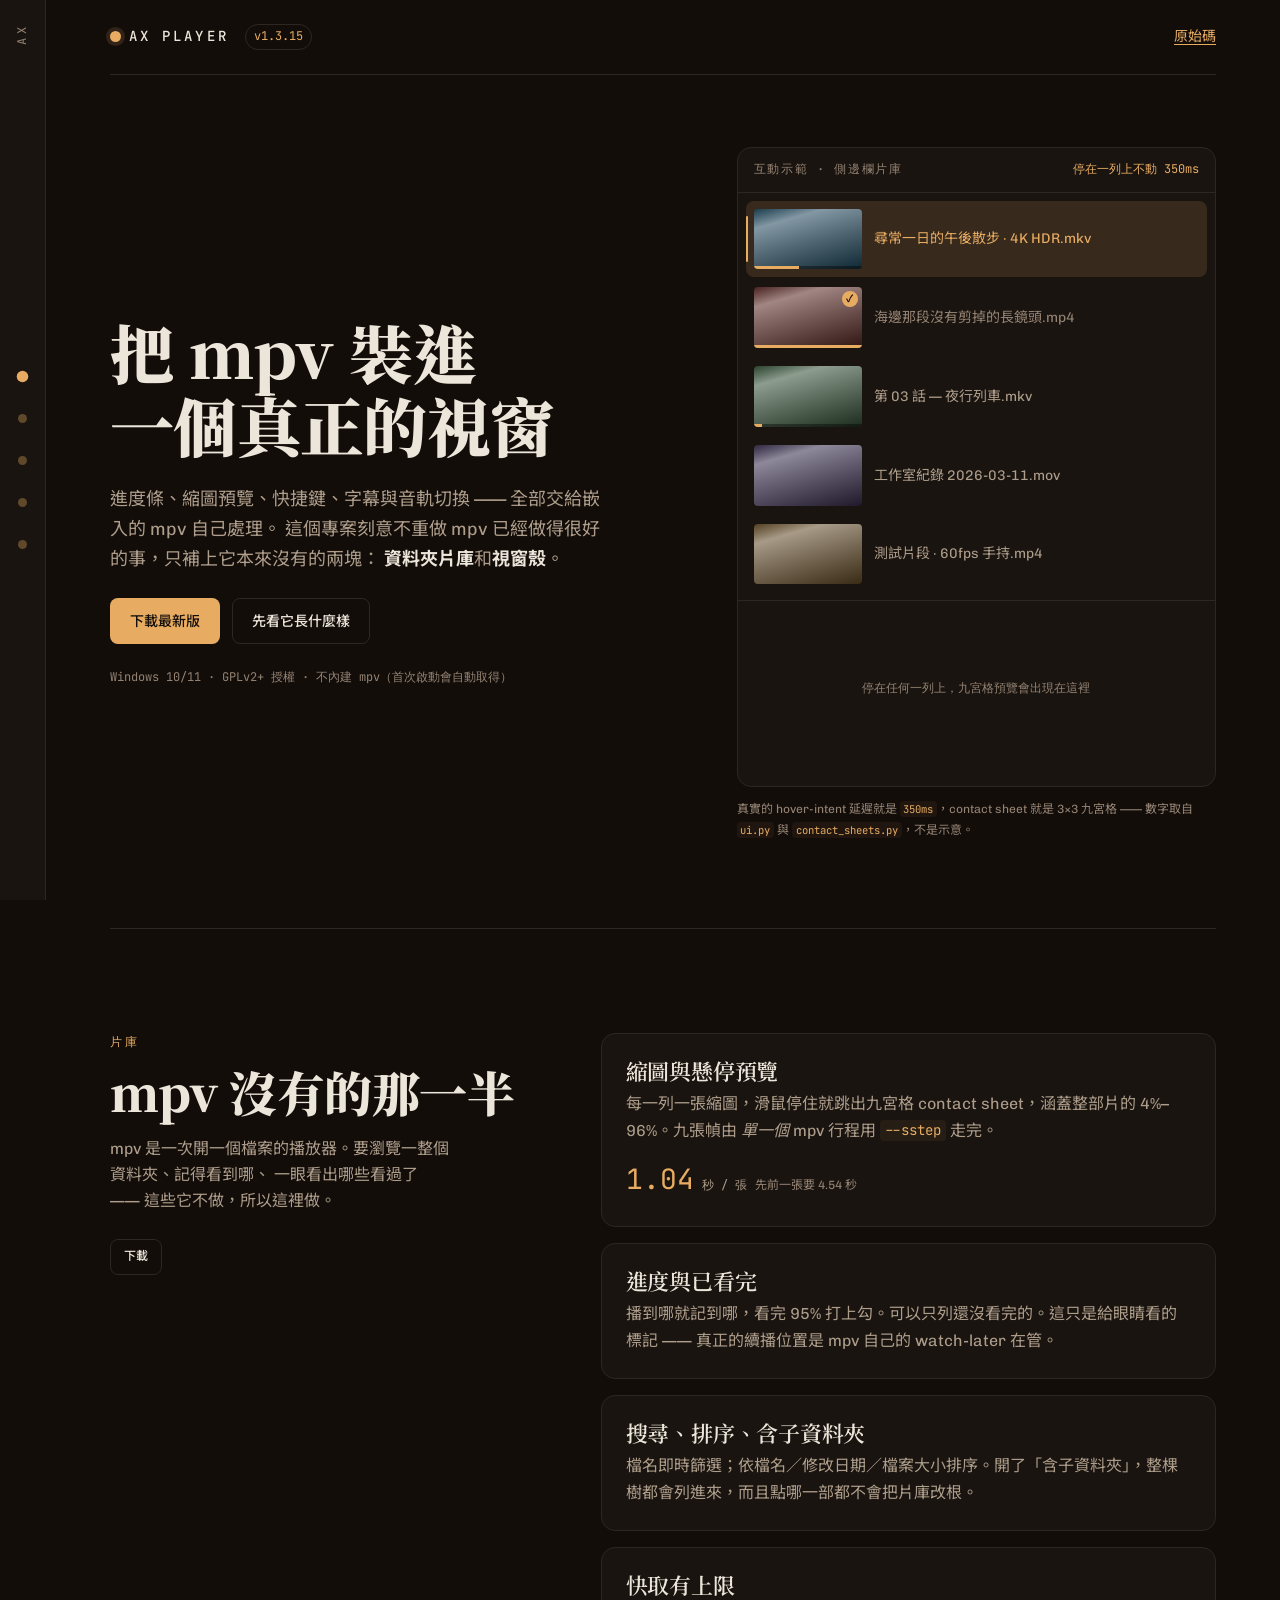
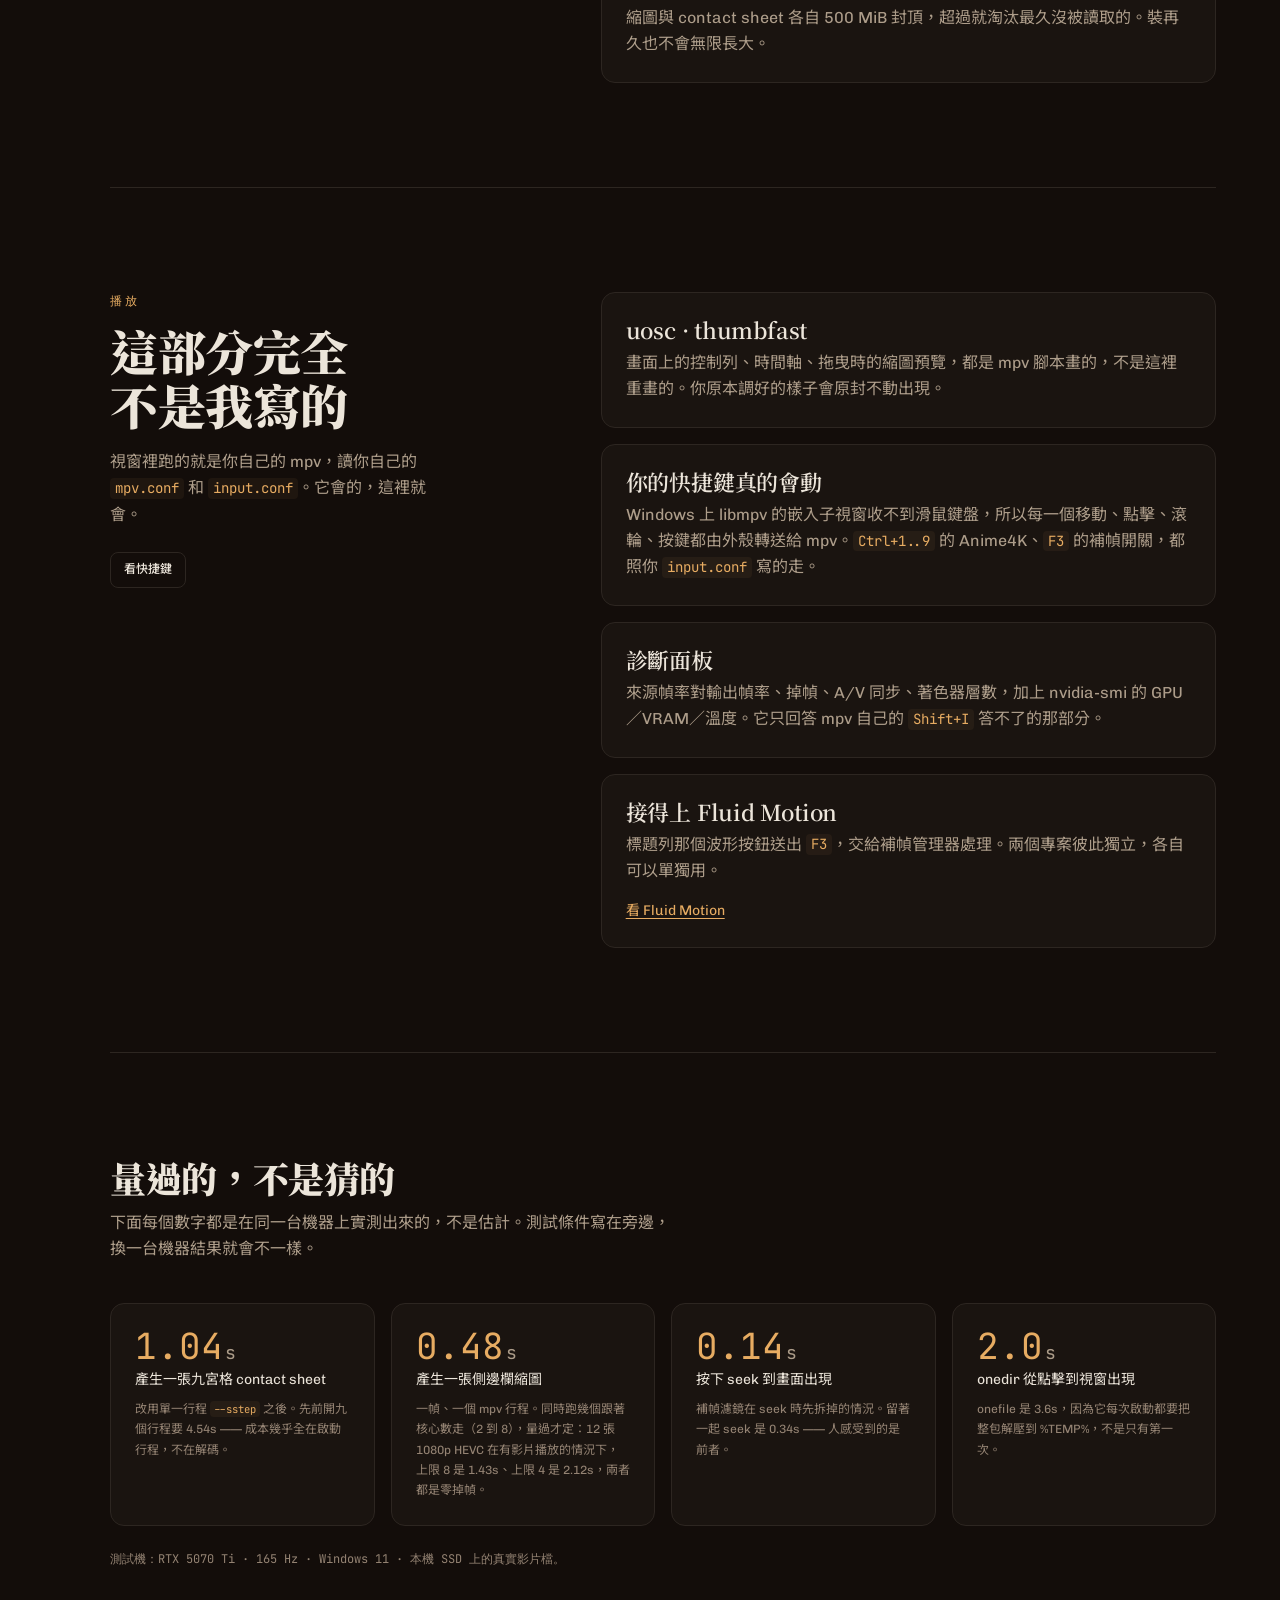
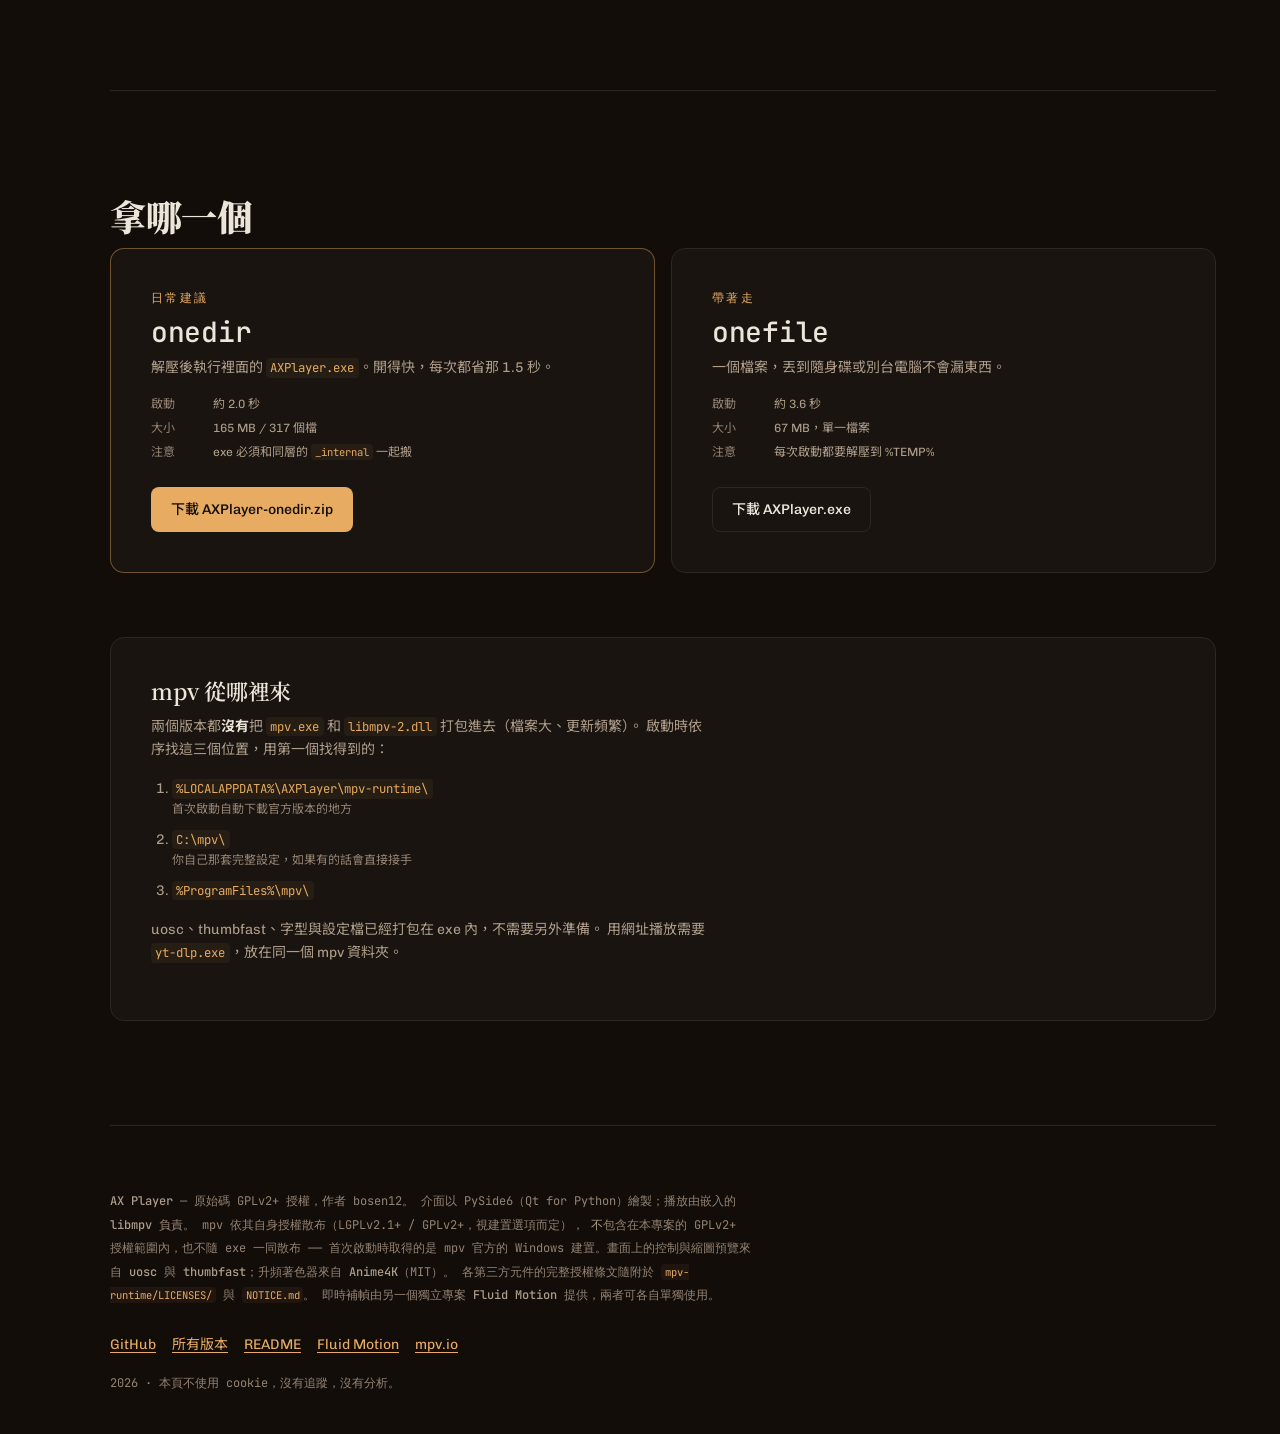
<file: docs/index.html>
<!doctype html>
<html lang="zh-Hant">
<head>
<meta charset="utf-8" />
<meta name="viewport" content="width=device-width, initial-scale=1" />
<title>AX Player — 把 mpv 裝進一個真正的視窗</title>
<meta name="description" content="把 mpv 直接嵌入視窗的桌面播放器。播放全部交給 mpv 自己的 uosc 和 thumbfast，這裡只補上 mpv 沒有的：資料夾片庫和視窗殼。Windows / 開源 / GPLv2+。" />
<meta property="og:title" content="AX Player" />
<meta property="og:description" content="把 mpv 裝進一個真正的視窗。片庫是這裡加的，播放是 mpv 自己的。" />
<meta property="og:type" content="website" />
<link rel="preconnect" href="https://fonts.googleapis.com" />
<link rel="preconnect" href="https://fonts.gstatic.com" crossorigin />
<link href="https://fonts.googleapis.com/css2?family=Chivo:wght@400;500;700&family=JetBrains+Mono:wght@400;500&family=Noto+Sans+TC:wght@400;500;700&family=Noto+Serif+TC:wght@600;900&display=swap" rel="stylesheet" />
<link rel="stylesheet" href="tokens.css" />
<link rel="stylesheet" href="styles.css" />
</head>
<body>
<!-- Cross-links point at the repos, not the Pages sites: both repos are
     private and GitHub Pages needs a paid plan for those, so the site is
     built but not published. If it goes live, swap these four hrefs for
     https://bosen12.github.io/<repo>/ -- nothing else needs changing. -->

<a class="skip" href="#main">跳到主要內容</a>

<!-- N3 · side rail: the film perforation the app draws down its own sidebar -->
<nav class="rail" aria-label="章節">
  <span class="rail__mark">AX</span>
  <ul class="rail__dots">
    <li><a href="#main" data-rail="main"><span class="rail__perf"></span><span class="rail__label">開場</span></a></li>
    <li><a href="#library" data-rail="library"><span class="rail__perf"></span><span class="rail__label">片庫</span></a></li>
    <li><a href="#playback" data-rail="playback"><span class="rail__perf"></span><span class="rail__label">播放</span></a></li>
    <li><a href="#measured" data-rail="measured"><span class="rail__perf"></span><span class="rail__label">數字</span></a></li>
    <li><a href="#get" data-rail="get"><span class="rail__perf"></span><span class="rail__label">下載</span></a></li>
  </ul>
</nav>

<div class="shell">

  <header class="topbar">
    <span class="wordmark"><span class="bulb" aria-hidden="true"></span>AX&nbsp;PLAYER</span>
    <span class="topbar__ver" id="ver-chip">v1.3.15</span>
    <a class="topbar__link" href="https://github.com/bosen12/AX_Player">原始碼</a>
  </header>

  <!-- H2 · split diptych -->
  <main id="main">
  <section class="hero">
    <div class="hero__say">
      <h1 class="hero__h">把 mpv 裝進<br />一個真正的視窗</h1>
      <p class="hero__lede">
        進度條、縮圖預覽、快捷鍵、字幕與音軌切換 —— 全部交給嵌入的 mpv 自己處理。
        這個專案刻意不重做 mpv 已經做得很好的事，只補上它本來沒有的兩塊：
        <strong>資料夾片庫</strong>和<strong>視窗殼</strong>。
      </p>
      <div class="hero__acts">
        <a class="btn btn--solid" href="https://github.com/bosen12/AX_Player/releases/latest">下載最新版</a>
        <a class="btn btn--ghost" href="#library">先看它長什麼樣</a>
      </div>
      <p class="hero__meta">
        Windows 10/11 · GPLv2+ 授權 · 不內建 mpv（首次啟動會自動取得）
      </p>
    </div>

    <!-- Signature: the library interaction, rebuilt. Tier-A CSS art. -->
    <div class="hero__demo">
      <div class="demo" id="demo">
        <div class="demo__head">
          <span class="demo__title">互動示範 · 側邊欄片庫</span>
          <span class="demo__hint" id="demo-hint">停在一列上不動 350ms</span>
        </div>
        <ul class="lib" id="lib" role="listbox" aria-label="示範播放清單">
          <!-- rows injected by app.js -->
        </ul>
        <div class="sheet" id="sheet">
          <p class="sheet__idle" id="sheet-idle">停在任何一列上，九宮格預覽會出現在這裡</p>
          <div class="sheet__grid" id="sheet-grid" hidden></div>
          <p class="sheet__cap" id="sheet-cap"></p>
        </div>
      </div>
      <p class="demo__foot">
        真實的 hover-intent 延遲就是 <code>350ms</code>，contact sheet 就是 3×3 九宮格 ——
        數字取自 <code>ui.py</code> 與 <code>contact_sheets.py</code>，不是示意。
      </p>
    </div>
  </section>

  <!-- Feature Stack · section 1 -->
  <section class="stack" id="library">
    <div class="stack__pin">
      <p class="stack__kicker">片庫</p>
      <h2 class="stack__h">mpv 沒有的那一半</h2>
      <p class="stack__note">
        mpv 是一次開一個檔案的播放器。要瀏覽一整個資料夾、記得看到哪、
        一眼看出哪些看過了 —— 這些它不做，所以這裡做。
      </p>
      <a class="btn btn--ghost btn--sm" href="#get">下載</a>
    </div>
    <div class="stack__run">
      <article class="panel">
        <h3 class="panel__h">縮圖與懸停預覽</h3>
        <p>每一列一張縮圖，滑鼠停住就跳出九宮格 contact sheet，涵蓋整部片的 4%–96%。九張幀由 <em>單一個</em> mpv 行程用 <code>--sstep</code> 走完。</p>
        <p class="panel__num"><span class="num">1.04</span><span class="unit">秒 / 張</span><span class="was">先前一張要 4.54 秒</span></p>
      </article>
      <article class="panel">
        <h3 class="panel__h">進度與已看完</h3>
        <p>播到哪就記到哪，看完 95% 打上勾。可以只列還沒看完的。這只是給眼睛看的標記 —— 真正的續播位置是 mpv 自己的 watch-later 在管。</p>
      </article>
      <article class="panel">
        <h3 class="panel__h">搜尋、排序、含子資料夾</h3>
        <p>檔名即時篩選；依檔名／修改日期／檔案大小排序。開了「含子資料夾」，整棵樹都會列進來，而且點哪一部都不會把片庫改根。</p>
      </article>
      <article class="panel">
        <h3 class="panel__h">快取有上限</h3>
        <p>縮圖與 contact sheet 各自 500 MiB 封頂，超過就淘汰最久沒被讀取的。裝再久也不會無限長大。</p>
      </article>
    </div>
  </section>

  <!-- Feature Stack · section 2 -->
  <section class="stack" id="playback">
    <div class="stack__pin">
      <p class="stack__kicker">播放</p>
      <h2 class="stack__h">這部分完全<br />不是我寫的</h2>
      <p class="stack__note">
        視窗裡跑的就是你自己的 mpv，讀你自己的 <code>mpv.conf</code> 和
        <code>input.conf</code>。它會的，這裡就會。
      </p>
      <a class="btn btn--ghost btn--sm" href="https://github.com/bosen12/AX_Player#快捷鍵">看快捷鍵</a>
    </div>
    <div class="stack__run">
      <article class="panel">
        <h3 class="panel__h">uosc · thumbfast</h3>
        <p>畫面上的控制列、時間軸、拖曳時的縮圖預覽，都是 mpv 腳本畫的，不是這裡重畫的。你原本調好的樣子會原封不動出現。</p>
      </article>
      <article class="panel">
        <h3 class="panel__h">你的快捷鍵真的會動</h3>
        <p>Windows 上 libmpv 的嵌入子視窗收不到滑鼠鍵盤，所以每一個移動、點擊、滾輪、按鍵都由外殼轉送給 mpv。<code>Ctrl+1..9</code> 的 Anime4K、<code>F3</code> 的補幀開關，都照你 <code>input.conf</code> 寫的走。</p>
      </article>
      <article class="panel">
        <h3 class="panel__h">診斷面板</h3>
        <p>來源幀率對輸出幀率、掉幀、A/V 同步、著色器層數，加上 nvidia-smi 的 GPU／VRAM／溫度。它只回答 mpv 自己的 <code>Shift+I</code> 答不了的那部分。</p>
      </article>
      <article class="panel">
        <h3 class="panel__h">接得上 Fluid Motion</h3>
        <p>標題列那個波形按鈕送出 <code>F3</code>，交給補幀管理器處理。兩個專案彼此獨立，各自可以單獨用。</p>
        <p><a class="inline-link" href="https://github.com/bosen12/Fluid_Motion_Player">看 Fluid Motion</a></p>
      </article>
    </div>
  </section>

  <!-- measured -->
  <section class="measured" id="measured">
    <h2 class="sec__h">量過的，不是猜的</h2>
    <p class="sec__lede">
      下面每個數字都是在同一台機器上實測出來的，不是估計。測試條件寫在旁邊，
      換一台機器結果就會不一樣。
    </p>
    <div class="grid-num">
      <div class="numcard">
        <p class="numcard__v">1.04<span>s</span></p>
        <p class="numcard__k">產生一張九宮格 contact sheet</p>
        <p class="numcard__c">改用單一行程 <code>--sstep</code> 之後。先前開九個行程要 4.54s —— 成本幾乎全在啟動行程，不在解碼。</p>
      </div>
      <div class="numcard">
        <p class="numcard__v">0.48<span>s</span></p>
        <p class="numcard__k">產生一張側邊欄縮圖</p>
        <p class="numcard__c">一幀、一個 mpv 行程。同時跑幾個跟著核心數走（2 到 8），量過才定：12 張 1080p HEVC 在有影片播放的情況下，上限 8 是 1.43s、上限 4 是 2.12s，兩者都是零掉幀。</p>
      </div>
      <div class="numcard">
        <p class="numcard__v">0.14<span>s</span></p>
        <p class="numcard__k">按下 seek 到畫面出現</p>
        <p class="numcard__c">補幀濾鏡在 seek 時先拆掉的情況。留著一起 seek 是 0.34s —— 人感受到的是前者。</p>
      </div>
      <div class="numcard">
        <p class="numcard__v">2.0<span>s</span></p>
        <p class="numcard__k">onedir 從點擊到視窗出現</p>
        <p class="numcard__c">onefile 是 3.6s，因為它每次啟動都要把整包解壓到 %TEMP%，不是只有第一次。</p>
      </div>
    </div>
    <p class="fine">
      測試機：RTX 5070 Ti · 165 Hz · Windows 11 · 本機 SSD 上的真實影片檔。
    </p>
  </section>

  <!-- get -->
  <section class="get" id="get">
    <h2 class="sec__h">拿哪一個</h2>
    <div class="get__two">
      <article class="pick pick--rec">
        <p class="pick__tag">日常建議</p>
        <h3 class="pick__h">onedir</h3>
        <p class="pick__d">解壓後執行裡面的 <code>AXPlayer.exe</code>。開得快，每次都省那 1.5 秒。</p>
        <dl class="pick__spec">
          <div><dt>啟動</dt><dd>約 2.0 秒</dd></div>
          <div><dt>大小</dt><dd>165 MB / 317 個檔</dd></div>
          <div><dt>注意</dt><dd>exe 必須和同層的 <code>_internal</code> 一起搬</dd></div>
        </dl>
        <a class="btn btn--solid" href="https://github.com/bosen12/AX_Player/releases/latest">下載 AXPlayer-onedir.zip</a>
      </article>
      <article class="pick">
        <p class="pick__tag">帶著走</p>
        <h3 class="pick__h">onefile</h3>
        <p class="pick__d">一個檔案，丟到隨身碟或別台電腦不會漏東西。</p>
        <dl class="pick__spec">
          <div><dt>啟動</dt><dd>約 3.6 秒</dd></div>
          <div><dt>大小</dt><dd>67 MB，單一檔案</dd></div>
          <div><dt>注意</dt><dd>每次啟動都要解壓到 %TEMP%</dd></div>
        </dl>
        <a class="btn btn--ghost" href="https://github.com/bosen12/AX_Player/releases/latest">下載 AXPlayer.exe</a>
      </article>
    </div>

    <div class="where">
      <h3 class="where__h">mpv 從哪裡來</h3>
      <p class="where__d">
        兩個版本都<strong>沒有</strong>把 <code>mpv.exe</code> 和 <code>libmpv-2.dll</code> 打包進去（檔案大、更新頻繁）。
        啟動時依序找這三個位置，用第一個找得到的：
      </p>
      <ol class="where__list">
        <li><code>%LOCALAPPDATA%\AXPlayer\mpv-runtime\</code><span>首次啟動自動下載官方版本的地方</span></li>
        <li><code>C:\mpv\</code><span>你自己那套完整設定，如果有的話會直接接手</span></li>
        <li><code>%ProgramFiles%\mpv\</code></li>
      </ol>
      <p class="where__d">
        uosc、thumbfast、字型與設定檔已經打包在 exe 內，不需要另外準備。
        用網址播放需要 <code>yt-dlp.exe</code>，放在同一個 mpv 資料夾。
      </p>
    </div>
  </section>
  </main>

  <!-- Ft4 · dense typographic colophon -->
  <footer class="colophon">
    <p class="colophon__line">
      <strong>AX Player</strong> — 原始碼 GPLv2+ 授權，作者 bosen12。
      介面以 PySide6（Qt for Python）繪製；播放由嵌入的 <strong>libmpv</strong> 負責。
      mpv 依其自身授權散布（LGPLv2.1+ / GPLv2+，視建置選項而定），
      <strong>不</strong>包含在本專案的 GPLv2+ 授權範圍內，也不隨 exe 一同散布 —— 首次啟動時取得的是
      mpv 官方的 Windows 建置。畫面上的控制與縮圖預覽來自
      <strong>uosc</strong> 與 <strong>thumbfast</strong>；升頻著色器來自 <strong>Anime4K</strong>（MIT）。
      各第三方元件的完整授權條文隨附於 <code>mpv-runtime/LICENSES/</code> 與 <code>NOTICE.md</code>。
      即時補幀由另一個獨立專案 <strong>Fluid Motion</strong> 提供，兩者可各自單獨使用。
    </p>
    <ul class="colophon__links">
      <li><a href="https://github.com/bosen12/AX_Player">GitHub</a></li>
      <li><a href="https://github.com/bosen12/AX_Player/releases">所有版本</a></li>
      <li><a href="https://github.com/bosen12/AX_Player/blob/main/README.md">README</a></li>
      <li><a href="https://github.com/bosen12/Fluid_Motion_Player">Fluid Motion</a></li>
      <li><a href="https://mpv.io">mpv.io</a></li>
    </ul>
    <p class="colophon__end">2026 · 本頁不使用 cookie，沒有追蹤，沒有分析。</p>
  </footer>

</div>

<script src="app.js"></script>
</body>
</html>
</file>
<file: docs/tokens.css>
/* Hallmark · pre-emit critique: P5 H5 E4 S5 R4 V5
 * Hallmark · genre: atmospheric · macrostructure: Feature Stack
 * tone: 影像 / 氛圍 · theme: product-locked (projector amber on emulsion black)
 * nav: N3 side-rail perforation · footer: Ft4 dense typographic colophon
 * enrichment: Tier-A CSS art (library demo + contact sheet)
 * audience: 用 mpv 但想要片庫的人 · use: 下載 / 看懂 / 去 repo
 * fonts: Noto Serif TC + Chivo/Noto Sans TC + JetBrains Mono
 *
 * Palette is NOT a Hallmark pick -- it is lifted from ax_player/ui.py, where
 * the app's own Qt stylesheet defines it. The site has to be the colour the
 * app is; rotating it for variety would be a lie about the product. The two
 * sibling sites differ on macrostructure, type and structure instead.
 */
:root {
  /* --- from ax_player/ui.py, converted hex -> oklch --- */
  --color-paper: oklch(16.6% 0.012 55);      /* #171310 */
  --color-paper-2: oklch(19.8% 0.013 55);    /* #1d1815 */
  --color-paper-3: oklch(24.4% 0.017 60);    /* #26201a */
  --color-ink: oklch(92.4% 0.017 78);        /* #ece4d9 */
  --color-muted: oklch(70.4% 0.033 72);      /* #a99781 */
  /* The one token that deliberately does NOT match ui.py. The app's
     #7b6b5a is oklch(52.6% ...), which measured 3.55:1 on paper and
     3.36:1 on paper-2 -- under WCAG AA's 4.5 for the 12px roles that
     use it here (colophon, fine print, spec labels). Raised until both
     backgrounds clear: 5.26 and 4.98. Qt renders text differently and
     the app is not being changed; this is a web-only correction. */
  --color-faint: oklch(62% 0.031 66);
  --color-accent: oklch(78.4% 0.114 71);     /* #e3a75c */
  --color-accent-hi: oklch(84.2% 0.104 74);  /* #f0bd7d */
  --color-accent-ink: oklch(17.4% 0.012 60); /* #191410 */
  --color-rule: oklch(27.6% 0.014 58);       /* #2f2821 */
  --color-danger: oklch(56.8% 0.132 33);     /* #c1543d */

  --color-accent-dim: oklch(78.4% 0.114 71 / 0.14);
  --color-accent-ghost: oklch(78.4% 0.114 71 / 0.06);
  --color-focus: oklch(84.2% 0.104 74);

  /* Film-frame fills for the demo strip. Deliberately outside the brand
     amber -- they stand in for footage, and footage is not brand-coloured. */
  --frame-a: oklch(38% 0.055 232);
  --frame-b: oklch(34% 0.062 24);
  --frame-c: oklch(40% 0.05 148);
  --frame-d: oklch(33% 0.048 300);
  --frame-e: oklch(43% 0.058 78);

  /* 明體: the face Chinese-language film title cards are set in. Not a
     superfamily default -- picked for the subject. */
  --font-display: "Noto Serif TC", Georgia, "Times New Roman", serif;
  --font-body: "Chivo", "Noto Sans TC", system-ui, -apple-system, sans-serif;
  --font-mono: "JetBrains Mono", ui-monospace, "Cascadia Mono", Consolas, monospace;

  --space-3xs: 0.125rem;
  --space-2xs: 0.25rem;
  --space-xs: 0.5rem;
  --space-sm: 0.75rem;
  --space-md: 1rem;
  --space-lg: 1.5rem;
  --space-xl: 2.5rem;
  --space-2xl: 4rem;
  --space-3xl: 6.5rem;

  --text-xs: 0.75rem;
  --text-sm: 0.875rem;
  --text-base: 1rem;
  --text-md: 1.125rem;
  --text-lg: 1.375rem;
  --text-xl: 1.75rem;
  --text-2xl: 2.25rem;
  --text-3xl: 3rem;
  /* clamp, not a fixed rem: the longest headline line is seven CJK
     glyphs, and at a fixed 5rem those measured 560px inside a 520px
     column -- the last glyph fell to a third line on its own. */
  --text-display-s: clamp(2.125rem, 3.8vw, 3.5rem);
  --text-display: clamp(2.5rem, 5vw, 4.5rem);

  --rule-hair: 1px;
  --radius-sm: 4px;
  --radius-md: 8px;
  --radius-lg: 14px;

  --ease-out: cubic-bezier(0.16, 1, 0.3, 1);
  --ease-in: cubic-bezier(0.7, 0, 0.84, 0);
  --ease-in-out: cubic-bezier(0.65, 0, 0.35, 1);
  --dur-micro: 120ms;
  --dur-short: 180ms;
  --dur-mid: 300ms;

  --rail-w: 46px;
  --measure: 62ch;

  --z-base: 1;
  --z-raised: 10;
  --z-rail: 60;
  --z-pop: 120;
}

@media (max-width: 900px) {
  :root {
    --text-3xl: 2rem;
    --text-2xl: 1.625rem;
    --space-3xl: 3.5rem;
    --space-2xl: 2.5rem;
    --rail-w: 0px;
  }
}
</file>
<file: docs/styles.css>
/* Hallmark · macrostructure: Feature Stack · tone: 影像/氛圍 · anchor hue: amber 71
 * Palette locked to ax_player/ui.py -- see tokens.css header.
 */

*, *::before, *::after { box-sizing: border-box; }

html, body {
  margin: 0;
  padding: 0;
  overflow-x: clip;            /* clip, never hidden -- gate 34 */
  background: var(--color-paper);
}

html { scroll-behavior: smooth; }
@media (prefers-reduced-motion: reduce) { html { scroll-behavior: auto; } }

body {
  font-family: var(--font-body);
  font-size: var(--text-base);
  line-height: 1.65;
  color: var(--color-muted);
  -webkit-font-smoothing: antialiased;
  text-rendering: optimizeLegibility;
}

h1, h2, h3 {
  font-family: var(--font-display);
  font-style: normal;          /* no italic headers -- gate 38a */
  font-weight: 900;
  color: var(--color-ink);
  line-height: 1.14;
  letter-spacing: -0.01em;
  overflow-wrap: anywhere;     /* gate 51 */
  min-width: 0;
  margin: 0;
}

p { margin: 0 0 var(--space-md); }
strong { color: var(--color-ink); font-weight: 700; }
em { font-style: italic; }

code {
  font-family: var(--font-mono);
  font-size: 0.88em;
  color: var(--color-accent);
  background: var(--color-accent-ghost);
  padding: 0.1em 0.36em;
  border-radius: var(--radius-sm);
  overflow-wrap: anywhere;
}

a { color: var(--color-accent); text-decoration-thickness: 1px; text-underline-offset: 3px; }
a:hover { color: var(--color-accent-hi); }

:focus-visible {
  outline: 2px solid var(--color-focus);
  outline-offset: 3px;
  border-radius: var(--radius-sm);
  /* never animated -- must appear instantly */
}

.skip {
  position: absolute;
  left: -9999px;
  top: 0;
  background: var(--color-accent);
  color: var(--color-accent-ink);
  padding: var(--space-xs) var(--space-md);
  z-index: var(--z-pop);
}
.skip:focus { left: var(--space-md); top: var(--space-md); }

/* ---------- N3 · side rail (the app's own film perforation) ---------- */

.rail {
  position: fixed;
  inset-block: 0;
  inset-inline-start: 0;
  width: var(--rail-w);
  z-index: var(--z-rail);
  display: flex;
  flex-direction: column;
  align-items: center;
  justify-content: flex-start;
  padding-block: var(--space-lg);
  border-inline-end: var(--rule-hair) solid var(--color-rule);
  background: var(--color-paper-2);
}


.rail__mark {
  font-family: var(--font-mono);
  font-size: var(--text-xs);
  letter-spacing: 0.28em;
  color: var(--color-faint);
  writing-mode: vertical-rl;
  transform: rotate(180deg);
}

/* margin-block:auto centres the perforation in the rail. It has to live
   in this rule, not a separate earlier one -- `margin: 0` here would
   win the cascade against it at equal specificity. */
.rail__dots { list-style: none; margin: auto 0; padding: 0; display: grid; gap: var(--space-md); }

.rail__dots a {
  display: grid;
  place-items: center;
  width: 26px;
  height: 26px;
  text-decoration: none;
  position: relative;
}

.rail__perf {
  width: 9px;
  height: 9px;
  border-radius: 50%;
  background: var(--color-accent);
  opacity: 0.34;
  transition: opacity var(--dur-short) var(--ease-out),
              transform var(--dur-short) var(--ease-out);
}

.rail__dots a:hover .rail__perf,
.rail__dots a[aria-current="true"] .rail__perf { opacity: 1; transform: scale(1.28); }

.rail__label {
  position: absolute;
  inset-inline-start: calc(100% + 6px);
  font-family: var(--font-mono);
  font-size: var(--text-xs);
  color: var(--color-ink);
  background: var(--color-paper-3);
  border: var(--rule-hair) solid var(--color-rule);
  padding: 2px var(--space-xs);
  border-radius: var(--radius-sm);
  white-space: nowrap;
  opacity: 0;
  pointer-events: none;
  transition: opacity var(--dur-short) var(--ease-out);
}
.rail__dots a:hover .rail__label,
.rail__dots a:focus-visible .rail__label { opacity: 1; }

/* ---------- shell ---------- */

.shell {
  margin-inline-start: var(--rail-w);
  padding-inline: clamp(var(--space-md), 5vw, var(--space-3xl));
  max-width: 1500px;
}

.topbar {
  display: flex;
  align-items: center;
  gap: var(--space-md);
  padding-block: var(--space-lg);
  border-block-end: var(--rule-hair) solid var(--color-rule);
  flex-wrap: wrap;
}

.wordmark {
  display: inline-flex;
  align-items: center;
  gap: var(--space-xs);
  font-family: var(--font-mono);
  font-weight: 500;
  font-size: var(--text-sm);
  letter-spacing: 0.22em;
  color: var(--color-ink);
}

.bulb {
  width: 11px;
  height: 11px;
  border-radius: 50%;
  background: var(--color-accent);
  box-shadow: 0 0 0 4px var(--color-accent-dim);
}

.topbar__ver {
  font-family: var(--font-mono);
  font-size: var(--text-xs);
  color: var(--color-accent);
  border: var(--rule-hair) solid var(--color-rule);
  border-radius: 999px;
  padding: 2px var(--space-xs);
}

.topbar__link { margin-inline-start: auto; font-size: var(--text-sm); white-space: nowrap; }

/* ---------- H2 · split diptych hero ---------- */

.hero {
  display: grid;
  grid-template-columns: minmax(0, 6fr) minmax(0, 5fr);   /* gate 50 */
  gap: clamp(var(--space-xl), 4vw, var(--space-3xl));
  align-items: center;
  padding-block: clamp(var(--space-2xl), 8vh, var(--space-3xl));
}

.hero__h {
  font-size: var(--text-display);
  margin-block-end: var(--space-lg);
}

.hero__lede {
  font-size: var(--text-md);
  max-width: 46ch;
  color: var(--color-muted);
}

.hero__acts { display: flex; flex-wrap: wrap; gap: var(--space-sm); margin-block: var(--space-lg); }

.hero__meta {
  font-family: var(--font-mono);
  font-size: var(--text-xs);
  color: var(--color-faint);
  margin: 0;
}

/* ---------- buttons ---------- */

.btn {
  display: inline-flex;
  align-items: center;
  justify-content: center;
  white-space: nowrap;          /* no two-line clickable text -- gate 49 */
  font-family: var(--font-body);
  font-weight: 500;
  font-size: var(--text-sm);
  padding: 0.72em 1.35em;
  border-radius: var(--radius-md);
  border: var(--rule-hair) solid transparent;
  text-decoration: none;
  cursor: pointer;
  transition: background-color var(--dur-short) var(--ease-out),
              border-color var(--dur-short) var(--ease-out),
              color var(--dur-short) var(--ease-out),
              transform var(--dur-micro) var(--ease-out);
}
.btn--sm { font-size: var(--text-xs); padding: 0.6em 1.1em; }

.btn--solid { background: var(--color-accent); color: var(--color-accent-ink); }
.btn--solid:hover { background: var(--color-accent-hi); color: var(--color-accent-ink); }
.btn--solid:active { transform: translateY(1px); }

.btn--ghost { border-color: var(--color-rule); color: var(--color-ink); background: transparent; }
.btn--ghost:hover { border-color: var(--color-accent); color: var(--color-accent); }
.btn--ghost:active { transform: translateY(1px); }

.inline-link { font-size: var(--text-sm); }

/* ---------- signature: the library demo ---------- */

.demo {
  border: var(--rule-hair) solid var(--color-rule);
  border-radius: var(--radius-lg);
  background: var(--color-paper-2);
  overflow: hidden;
  position: relative;
}

.demo__head {
  display: flex;
  align-items: baseline;
  justify-content: space-between;
  gap: var(--space-sm);
  padding: var(--space-sm) var(--space-md);
  border-block-end: var(--rule-hair) solid var(--color-rule);
  flex-wrap: wrap;
}

.demo__title {
  font-family: var(--font-mono);
  font-size: var(--text-xs);
  letter-spacing: 0.14em;
  color: var(--color-faint);
  text-transform: uppercase;
}

.demo__hint { font-family: var(--font-mono); font-size: var(--text-xs); color: var(--color-accent); }

.demo__foot {
  font-size: var(--text-xs);
  color: var(--color-faint);
  margin-block-start: var(--space-sm);
  line-height: 1.7;
}

.lib { list-style: none; margin: 0; padding: var(--space-xs); display: grid; gap: 2px; }

.row {
  display: grid;
  grid-template-columns: 108px minmax(0, 1fr);
  gap: var(--space-sm);
  align-items: center;
  padding: var(--space-xs);
  border-radius: var(--radius-md);
  border: none;
  background: transparent;
  text-align: start;
  font: inherit;
  color: inherit;
  width: 100%;
  cursor: pointer;
  position: relative;
  transition: background-color var(--dur-short) var(--ease-out);
}
.row:hover { background: var(--color-paper-3); }
.row[data-playing="true"] { background: var(--color-accent-dim); }
.row[data-playing="true"]::before {
  content: "";
  position: absolute;
  inset-block: 20%;
  inset-inline-start: 0;
  width: 2px;
  background: var(--color-accent);
  border-radius: 2px;
}

.row__thumb {
  position: relative;
  aspect-ratio: 16 / 9;
  border-radius: var(--radius-sm);
  overflow: hidden;
  background: var(--color-paper-3);
}

.row__bar { position: absolute; inset-inline: 0; inset-block-end: 0; height: 3px; background: oklch(0% 0 0 / 0.4); }
.row__bar i { display: block; height: 100%; background: var(--color-accent); }

.row__badge {
  position: absolute;
  inset-block-start: 4px;
  inset-inline-end: 4px;
  width: 16px;
  height: 16px;
  border-radius: 50%;
  background: var(--color-accent);
  color: var(--color-accent-ink);
  font-size: 10px;
  line-height: 16px;
  text-align: center;
  font-weight: 700;
}

.row__name {
  font-size: var(--text-sm);
  color: var(--color-muted);
  display: -webkit-box;
  -webkit-line-clamp: 2;
  -webkit-box-orient: vertical;
  overflow: hidden;
  overflow-wrap: anywhere;
  min-width: 0;
}
.row:hover .row__name { color: var(--color-ink); }
.row[data-playing="true"] .row__name { color: var(--color-accent); }
.row[data-watched="true"] .row__name { color: var(--color-faint); }

/* Contact sheet. In flow beneath the list, not floated over it: as an
   overlay it covered the very row the pointer was resting on, which the
   real popup never does -- there it opens beside the sidebar, clear of
   the row. The slot keeps a reserved height so revealing it cannot shift
   the page. */
.sheet {
  padding: var(--space-xs) var(--space-sm) var(--space-sm);
  border-block-start: var(--rule-hair) solid var(--color-rule);
  min-height: 186px;
  display: flex;
  flex-direction: column;
  justify-content: center;
}

.sheet__grid { display: grid; grid-template-columns: repeat(3, minmax(0, 1fr)); gap: 3px; }

.cell { position: relative; aspect-ratio: 16 / 9; border-radius: 2px; overflow: hidden; }
.cell span {
  position: absolute;
  inset-block-end: 0;
  inset-inline: 0;
  background: oklch(0% 0 0 / 0.58);
  color: var(--color-ink);
  font-family: var(--font-mono);
  font-size: 9px;
  line-height: 1.5;
  padding-inline-start: 3px;
}

.sheet__cap {
  margin: 5px 0 2px;
  font-family: var(--font-mono);
  font-size: var(--text-xs);
  color: var(--color-faint);
}

.sheet__idle {
  margin: 0;
  text-align: center;
  font-family: var(--font-mono);
  font-size: var(--text-xs);
  color: var(--color-faint);
  line-height: 1.8;
}

/* ---------- Feature Stack ---------- */

.stack {
  display: grid;
  grid-template-columns: minmax(0, 5fr) minmax(0, 7fr);
  gap: clamp(var(--space-xl), 4vw, var(--space-3xl));
  padding-block: var(--space-3xl);
  border-block-start: var(--rule-hair) solid var(--color-rule);
}

.stack__pin { position: sticky; top: var(--space-xl); align-self: start; }

.stack__kicker {
  font-family: var(--font-mono);
  font-size: var(--text-xs);
  letter-spacing: 0.26em;
  text-transform: uppercase;
  color: var(--color-accent);
  margin-block-end: var(--space-sm);
}

.stack__h { font-size: var(--text-3xl); margin-block-end: var(--space-md); }
.stack__note { max-width: 34ch; margin-block-end: var(--space-lg); }

.stack__run { display: grid; gap: var(--space-md); }

.panel {
  padding: var(--space-lg);
  border: var(--rule-hair) solid var(--color-rule);
  border-radius: var(--radius-lg);
  background: var(--color-paper-2);
  transition: border-color var(--dur-mid) var(--ease-out);
}
.panel:hover { border-color: oklch(78.4% 0.114 71 / 0.34); }

.panel__h { font-size: var(--text-lg); font-weight: 600; margin-block-end: var(--space-xs); }
.panel p { max-width: var(--measure); margin-block-end: 0; }
.panel p + p { margin-block-start: var(--space-sm); }

.panel__num { display: flex; align-items: baseline; gap: var(--space-xs); flex-wrap: wrap; }
.panel__num .num { font-family: var(--font-mono); font-size: var(--text-xl); color: var(--color-accent); }
.panel__num .unit { font-family: var(--font-mono); font-size: var(--text-xs); color: var(--color-muted); }
.panel__num .was { font-size: var(--text-xs); color: var(--color-faint); }

/* ---------- measured ---------- */

.measured, .get { padding-block: var(--space-3xl); border-block-start: var(--rule-hair) solid var(--color-rule); }

.sec__h { font-size: var(--text-2xl); margin-block-end: var(--space-sm); }
.sec__lede { max-width: 56ch; margin-block-end: var(--space-xl); }

.grid-num {
  display: grid;
  grid-template-columns: repeat(auto-fit, minmax(min(240px, 100%), 1fr));
  gap: var(--space-md);
}

.numcard {
  padding: var(--space-lg);
  border: var(--rule-hair) solid var(--color-rule);
  border-radius: var(--radius-lg);
  background: var(--color-paper-2);
}

.numcard__v {
  font-family: var(--font-mono);
  font-size: var(--text-2xl);
  color: var(--color-accent);
  margin: 0 0 var(--space-2xs);
  line-height: 1;
}
.numcard__v span { font-size: var(--text-md); color: var(--color-muted); margin-inline-start: 2px; }
.numcard__k { color: var(--color-ink); font-size: var(--text-sm); margin-block-end: var(--space-xs); }
.numcard__c { font-size: var(--text-xs); color: var(--color-faint); margin: 0; line-height: 1.7; }

.fine {
  font-family: var(--font-mono);
  font-size: var(--text-xs);
  color: var(--color-faint);
  margin-block-start: var(--space-lg);
}

/* ---------- get ---------- */

.get__two {
  display: grid;
  grid-template-columns: repeat(auto-fit, minmax(min(300px, 100%), 1fr));
  gap: var(--space-md);
  margin-block-end: var(--space-2xl);
}

.pick {
  padding: var(--space-xl);
  border: var(--rule-hair) solid var(--color-rule);
  border-radius: var(--radius-lg);
  background: var(--color-paper-2);
  display: flex;
  flex-direction: column;
}
.pick--rec { border-color: oklch(78.4% 0.114 71 / 0.42); }

.pick__tag {
  font-family: var(--font-mono);
  font-size: var(--text-xs);
  letter-spacing: 0.2em;
  text-transform: uppercase;
  color: var(--color-accent);
  margin-block-end: var(--space-xs);
}
.pick__h { font-family: var(--font-mono); font-weight: 500; font-size: var(--text-xl); margin-block-end: var(--space-xs); }
.pick__d { font-size: var(--text-sm); }

.pick__spec { margin: 0 0 var(--space-lg); display: grid; gap: var(--space-2xs); }
.pick__spec > div { display: grid; grid-template-columns: 4.5em minmax(0, 1fr); gap: var(--space-xs); font-size: var(--text-xs); }
.pick__spec dt { color: var(--color-faint); }
.pick__spec dd { margin: 0; color: var(--color-muted); }
.pick .btn { margin-block-start: auto; align-self: start; }

.where {
  padding: var(--space-xl);
  border: var(--rule-hair) solid var(--color-rule);
  border-radius: var(--radius-lg);
  background: var(--color-paper-2);
}
.where__h { font-size: var(--text-lg); font-weight: 600; margin-block-end: var(--space-sm); }
.where__d { max-width: var(--measure); font-size: var(--text-sm); }

.where__list { margin: 0 0 var(--space-md); padding-inline-start: 1.3em; display: grid; gap: var(--space-xs); }
.where__list li { font-size: var(--text-sm); }
.where__list span { display: block; font-size: var(--text-xs); color: var(--color-faint); }

/* ---------- Ft4 · colophon ---------- */

.colophon {
  padding-block: var(--space-2xl) var(--space-xl);
  border-block-start: var(--rule-hair) solid var(--color-rule);
}

.colophon__line {
  font-family: var(--font-mono);
  font-size: var(--text-xs);
  line-height: 1.95;
  color: var(--color-faint);
  max-width: 92ch;
}
.colophon__line strong { color: var(--color-muted); font-weight: 500; }

.colophon__links {
  list-style: none;
  margin: var(--space-lg) 0 var(--space-md);
  padding: 0;
  display: flex;
  flex-wrap: wrap;
  gap: var(--space-md);
}
.colophon__links a { font-size: var(--text-sm); white-space: nowrap; }

.colophon__end { font-family: var(--font-mono); font-size: var(--text-xs); color: var(--color-faint); margin: 0; }

/* ---------- responsive ---------- */

@media (max-width: 900px) {
  .rail { display: none; }
  .shell { margin-inline-start: 0; }

  .hero { grid-template-columns: minmax(0, 1fr); padding-block: var(--space-xl); }
  .hero__demo { order: 2; }

  /* Feature Stack must not stay sticky on small screens */
  .stack { grid-template-columns: minmax(0, 1fr); gap: var(--space-lg); padding-block: var(--space-2xl); }
  .stack__pin { position: static; }
  .stack__note { max-width: none; }

}

@media (max-width: 460px) {
  .row { grid-template-columns: 84px minmax(0, 1fr); }
  .pick, .where { padding: var(--space-lg); }
  .hero__acts .btn { flex: 1 1 auto; }
}

@media (prefers-reduced-motion: reduce) {
  *, *::before, *::after {
    animation-duration: 0.01ms !important;
    animation-iteration-count: 1 !important;
    transition-duration: 0.01ms !important;
  }
}
</file>
